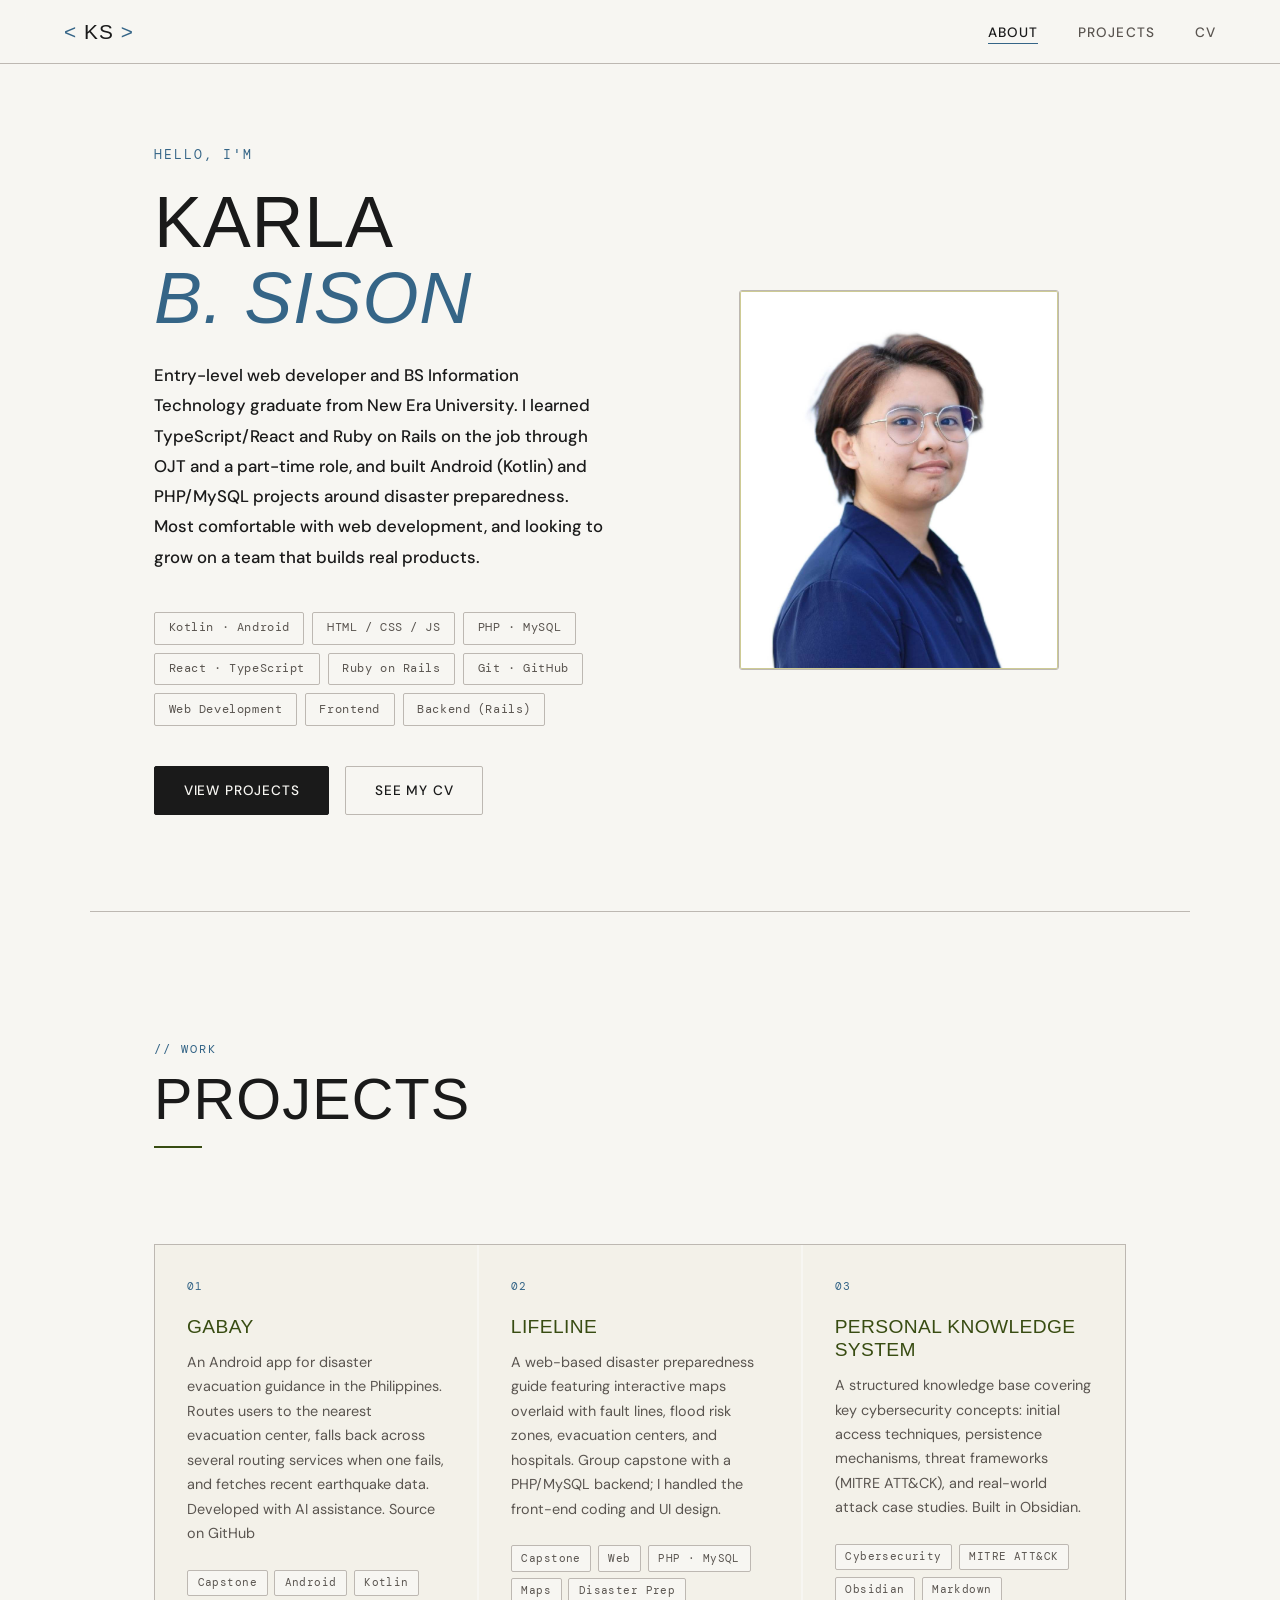
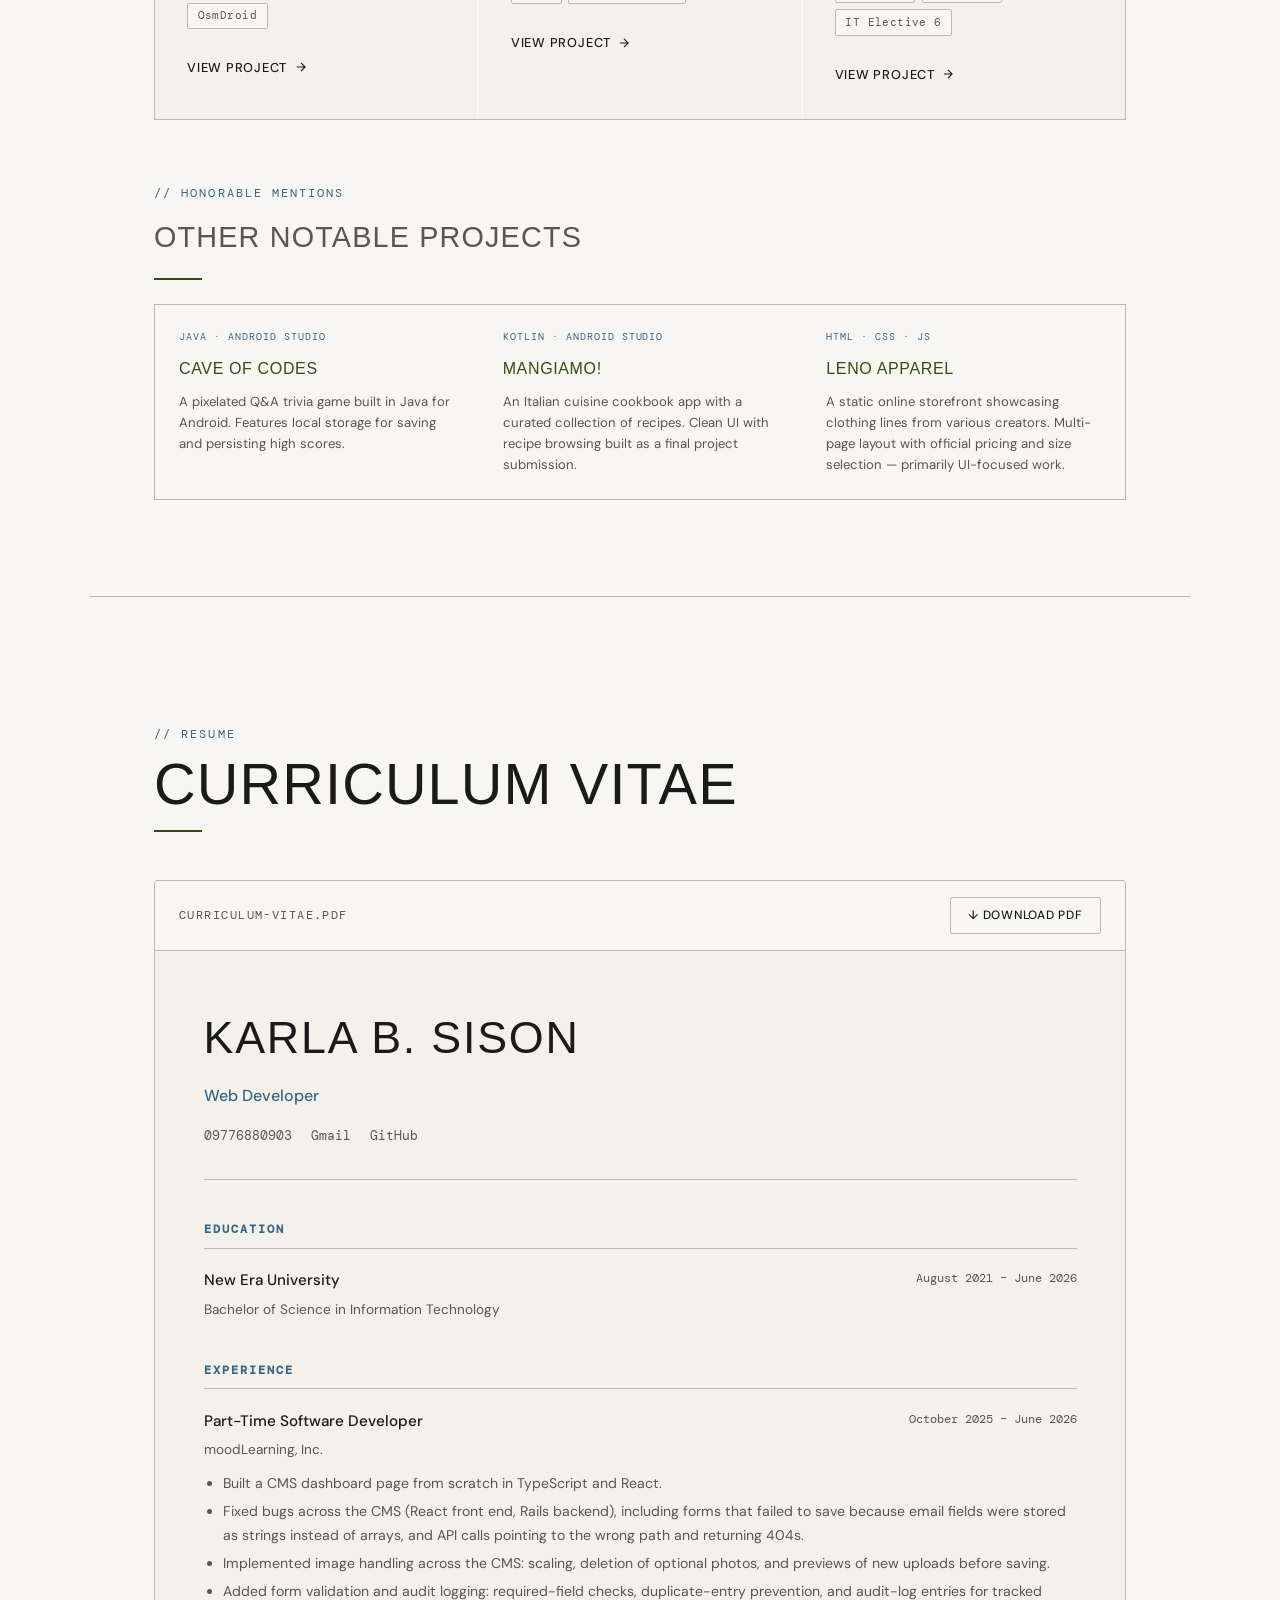
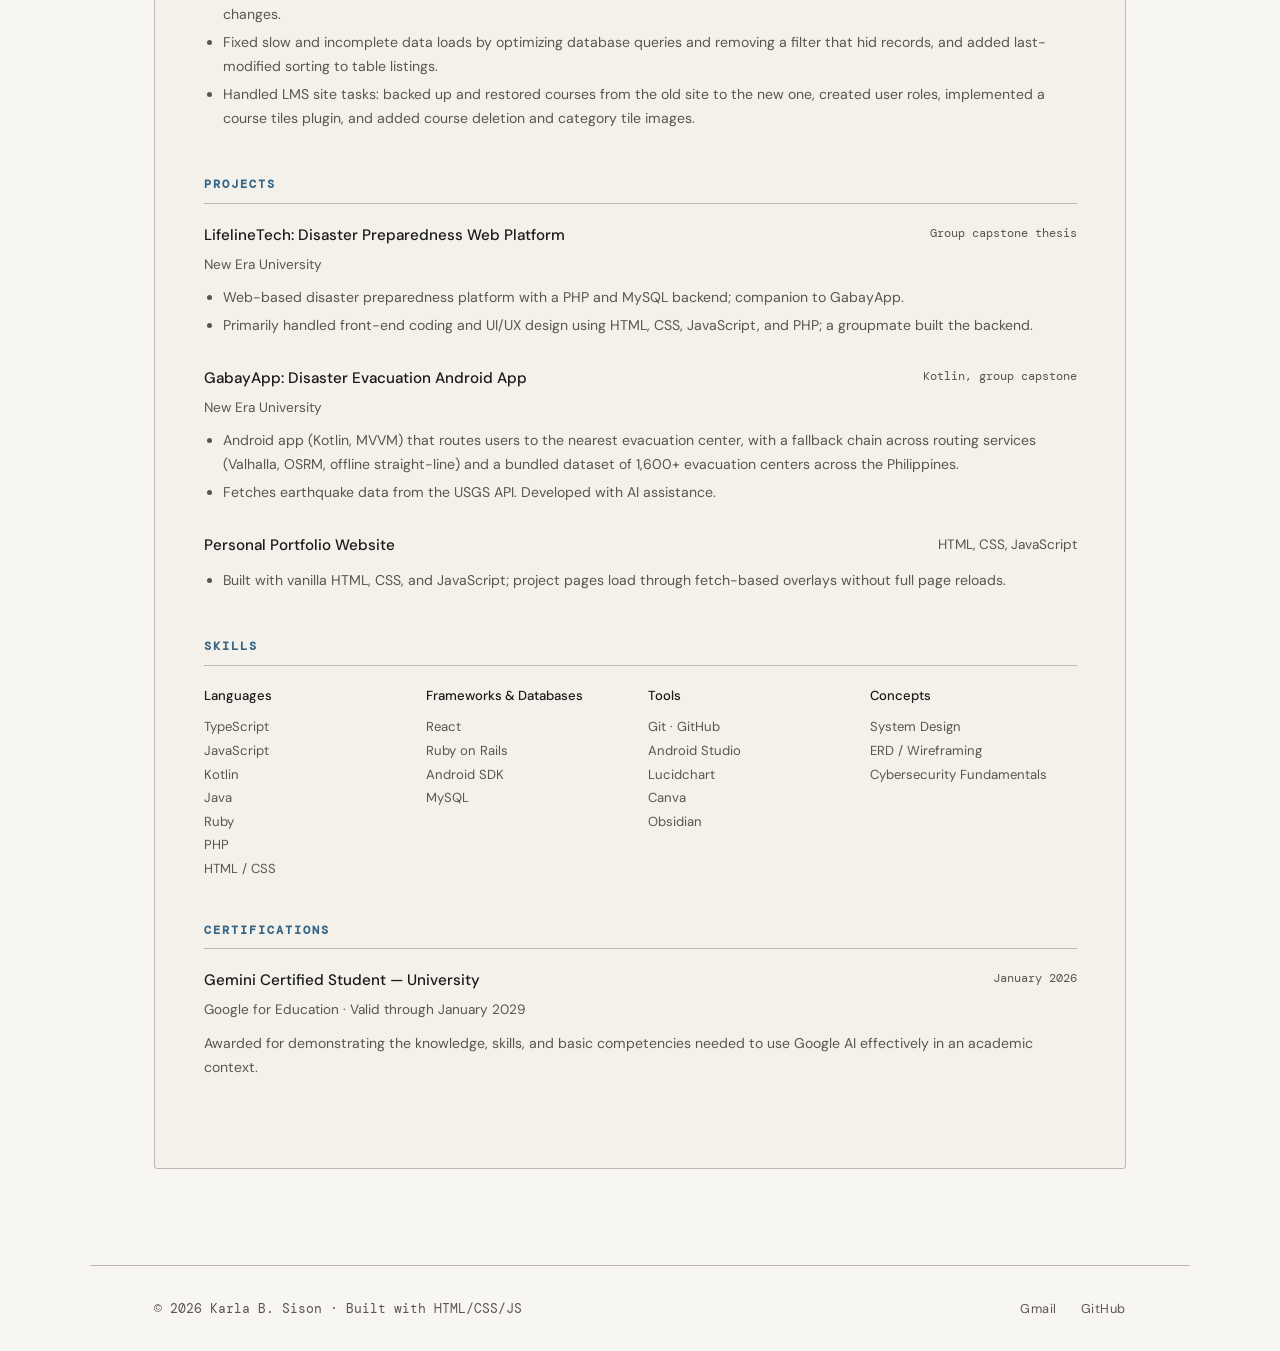
<file: index.html>
<!DOCTYPE html>
<html lang="en">
<head>
  <meta charset="UTF-8">
  <meta name="viewport" content="width=device-width, initial-scale=1.0">

  <title>Karla B. Sison — Portfolio</title>
  <meta name="description" content="Portfolio of Karla B. Sison — BS Information Technology graduate at New Era University.">

  <link rel="stylesheet" href="css/style.css">
  <link rel="stylesheet" href="css/project-page.css">
  <link rel="icon" type="image/svg+xml" href="data:image/svg+xml,<svg xmlns='http://www.w3.org/2000/svg' viewBox='0 0 100 100'><text y='.9em' font-size='90'>🛡</text></svg>">
</head>
<body>

  <nav>
    <a href="#about" class="nav-logo">
      <span>< </span>KS<span> ></span>
    </a>

    <button class="nav-toggle" aria-label="Toggle menu">
      <span></span><span></span><span></span>
    </button>

    <ul class="nav-links">
      <li><a href="#about">About</a></li>
      <li><a href="#projects">Projects</a></li>
      <li><a href="#cv">CV</a></li>
    </ul>
  </nav>

  <!-- ==================== PROJECT OVERLAY ==================== -->
  <div id="project-overlay" class="project-overlay" aria-hidden="true">
    <div class="overlay-header">
      <button class="overlay-close" id="overlay-close" aria-label="Close project">
        <svg width="18" height="18" viewBox="0 0 24 24" fill="none" stroke="currentColor" stroke-width="2"><path d="M18 6L6 18M6 6l12 12"/></svg>
        <span>Close</span>
      </button>
    </div>
    <div class="overlay-content" id="overlay-content">
      <div class="overlay-loading">
        <span class="loading-dot"></span>
        <span class="loading-dot"></span>
        <span class="loading-dot"></span>
      </div>
    </div>
  </div>
  <div id="overlay-backdrop" class="overlay-backdrop"></div>

  <!-- ==================== ABOUT ==================== -->
  <section id="about">
    <div class="about-grid">

      <div class="about-text">
        <p class="greeting">Hello, I'm</p>

        <h1>
          Karla<br><em>B. Sison</em>
        </h1>

        <p class="bio">
          <strong>Entry-level web developer and BS Information Technology graduate from New Era University.
          I learned TypeScript/React and Ruby on Rails on the job through OJT and a part-time role, and built
          Android (Kotlin) and PHP/MySQL projects around disaster preparedness. Most comfortable with web
          development, and looking to grow on a team that builds real products.</strong>
        </p>

        <div class="about-tags">
          <span class="tag">Kotlin · Android</span>
          <span class="tag">HTML / CSS / JS</span>
          <span class="tag">PHP · MySQL</span>
          <span class="tag">React · TypeScript</span>
          <span class="tag">Ruby on Rails</span>
          <span class="tag">Git · GitHub</span>
          <span class="tag">Web Development</span>
          <span class="tag">Frontend</span>
          <span class="tag">Backend (Rails)</span>
        </div>

        <div class="about-cta">
          <a href="#projects" class="btn btn-primary">View Projects</a>
          <a href="#cv" class="btn btn-outline">See My CV</a>
        </div>
      </div>

      <div class="about-visual">
        <div class="about-photo-frame">
          <img src="assets/pfp.jpg" alt="Karla Sison" class="frame-accent">
        </div>
      </div>

    </div>
  </section>

  <!-- ==================== PROJECTS ==================== -->
  <section id="projects">

    <div class="projects-header reveal">
      <div>
        <p class="section-label">// work</p>
        <h2 class="section-title">Projects</h2>
        <div class="section-divider"></div>
      </div>
    </div>

    <div class="projects-grid">

      <div class="project-card reveal">
        <p class="project-number">01</p>
        <h3 class="project-title">Gabay</h3>
        <p class="project-desc">
          An Android app for disaster evacuation guidance in the Philippines. Routes users to the nearest
          evacuation center, falls back across several routing services when one fails, and fetches recent
          earthquake data. Developed with AI assistance.
          <a href="https://github.com/floppy-cheese/GabayApp" target="_blank" rel="noopener">Source on GitHub</a>
        </p>
        <div class="project-tags">
          <span class="project-tag">Capstone</span>
          <span class="project-tag">Android</span>
          <span class="project-tag">Kotlin</span>
          <span class="project-tag">OsmDroid</span>
        </div>
        <button class="project-link" data-project="gabay.html">
          View Project
          <svg width="14" height="14" viewBox="0 0 24 24" fill="none" stroke="currentColor" stroke-width="2"><path d="M5 12h14M12 5l7 7-7 7"/></svg>
        </button>
      </div>

      <div class="project-card reveal">
        <p class="project-number">02</p>
        <h3 class="project-title">LifeLine</h3>
        <p class="project-desc">
          A web-based disaster preparedness guide featuring interactive maps overlaid with fault lines, flood risk
          zones, evacuation centers, and hospitals. Group capstone with a PHP/MySQL backend; I handled the
          front-end coding and UI design.
        </p>
        <div class="project-tags">
          <span class="project-tag">Capstone</span>
          <span class="project-tag">Web</span>
          <span class="project-tag">PHP · MySQL</span>
          <span class="project-tag">Maps</span>
          <span class="project-tag">Disaster Prep</span>
        </div>

        <button class="project-link" data-project="lifeline.html">
          View Project
          <svg width="14" height="14" viewBox="0 0 24 24" fill="none" stroke="currentColor" stroke-width="2"><path d="M5 12h14M12 5l7 7-7 7"/></svg>
        </button>
      </div>

      <div class="project-card reveal">
        <p class="project-number">03</p>
        <h3 class="project-title">Personal Knowledge System</h3>
        <p class="project-desc">
          A structured knowledge base covering key cybersecurity concepts: initial access techniques, 
          persistence mechanisms, threat frameworks (MITRE ATT&CK), and real-world attack case studies. 
          Built in Obsidian.
        </p>
        <div class="project-tags">
          <span class="project-tag">Cybersecurity</span>
          <span class="project-tag">MITRE ATT&CK</span>
          <span class="project-tag">Obsidian</span>
          <span class="project-tag">Markdown</span>
          <span class="project-tag">IT Elective 6</span>
        </div>
        <button class="project-link" data-project="pks.html">
          View Project
          <svg width="14" height="14" viewBox="0 0 24 24" fill="none" stroke="currentColor" stroke-width="2"><path d="M5 12h14M12 5l7 7-7 7"/></svg>
        </button>
      </div>

    </div>

    <!-- Other Notable Projects -->
    <div class="notable-header reveal">
      <p class="section-label" style="margin-top: 4rem;">// honorable mentions</p>
      <h3 class="notable-title">Other Notable Projects</h3>
      <div class="section-divider" style="margin-bottom: 1.5rem;"></div>
    </div>

    <div class="notable-grid">

      <div class="notable-card reveal">
        <span class="notable-tag">Java · Android Studio</span>
        <h4 class="notable-name">Cave of Codes</h4>
        <p class="notable-desc">A pixelated Q&A trivia game built in Java for Android. Features local storage for saving and persisting high scores.</p>
      </div>

      <div class="notable-card reveal">
        <span class="notable-tag">Kotlin · Android Studio</span>
        <h4 class="notable-name">Mangiamo!</h4>
        <p class="notable-desc">An Italian cuisine cookbook app with a curated collection of recipes. Clean UI with recipe browsing built as a final project submission.</p>
      </div>

      <div class="notable-card reveal">
        <span class="notable-tag">HTML · CSS · JS</span>
        <h4 class="notable-name">Leno Apparel</h4>
        <p class="notable-desc">A static online storefront showcasing clothing lines from various creators. Multi-page layout with official pricing and size selection — primarily UI-focused work.</p>
      </div>

    </div>
  </section>


  <!-- ==================== CV ==================== -->
  <section id="cv">

    <div class="reveal">
      <p class="section-label">// resume</p>
      <h2 class="section-title">Curriculum Vitae</h2>
      <div class="section-divider"></div>
    </div>

    <div class="cv-container reveal">

      <div class="cv-toolbar">
        <span class="cv-toolbar-label">curriculum-vitae.pdf</span>
        <a href="assets/resume_2026.pdf" download class="btn btn-outline" style="padding: 0.45rem 1.1rem; font-size: 0.75rem;">
          ↓ Download PDF
        </a>
      </div> 

      <div class="cv-body">

        <div class="cv-header">
          <h2 class="cv-name">Karla B. Sison</h2>
          <p class="cv-title">Web Developer</p>
          <div class="cv-contact-line">
            <p>09776880903</p>
            <a href="mailto:sisonkarlab@gmail.com">Gmail</a>
            <a href="https://github.com/floppy-cheese">GitHub</a>
          </div>
        </div>

        <div class="cv-section">
          <h3 class="cv-section-heading">Education</h3>
          <div class="cv-entry">
            <span class="cv-entry-title">New Era University</span>
            <span class="cv-entry-date">August 2021 – June 2026</span>
            <span class="cv-entry-sub">Bachelor of Science in Information Technology</span>
          </div>
        </div>

        <div class="cv-section">
          <h3 class="cv-section-heading">Experience</h3>

          <div class="cv-entry">
            <span class="cv-entry-title">Part-Time Software Developer</span>
            <span class="cv-entry-date">October 2025 – June 2026</span>
            <span class="cv-entry-sub">moodLearning, Inc.</span>
            <div class="cv-entry-desc">
              <ul>
                <li>Built a CMS dashboard page from scratch in TypeScript and React.</li>
                <li>Fixed bugs across the CMS (React front end, Rails backend), including forms that failed to save because email fields were stored as strings instead of arrays, and API calls pointing to the wrong path and returning 404s.</li>
                <li>Implemented image handling across the CMS: scaling, deletion of optional photos, and previews of new uploads before saving.</li>
                <li>Added form validation and audit logging: required-field checks, duplicate-entry prevention, and audit-log entries for tracked changes.</li>
                <li>Fixed slow and incomplete data loads by optimizing database queries and removing a filter that hid records, and added last-modified sorting to table listings.</li>
                <li>Handled LMS site tasks: backed up and restored courses from the old site to the new one, created user roles, implemented a course tiles plugin, and added course deletion and category tile images.</li>
              </ul>
            </div>
          </div>
        </div>

        <div class="cv-section">
          <h3 class="cv-section-heading">Projects</h3>

          <div class="cv-entry">
            <span class="cv-entry-title">LifelineTech: Disaster Preparedness Web Platform</span>
            <span class="cv-entry-date">Group capstone thesis</span>
            <span class="cv-entry-sub">New Era University</span>
            <div class="cv-entry-desc">
              <ul>
                <li>Web-based disaster preparedness platform with a PHP and MySQL backend; companion to GabayApp.</li>
                <li>Primarily handled front-end coding and UI/UX design using HTML, CSS, JavaScript, and PHP; a groupmate built the backend.</li>
              </ul>
            </div>
          </div>

          <div class="cv-entry">
            <span class="cv-entry-title">GabayApp: Disaster Evacuation Android App</span>
            <span class="cv-entry-date">Kotlin, group capstone</span>
            <span class="cv-entry-sub">New Era University</span>
            <div class="cv-entry-desc">
              <ul>
                <li>Android app (Kotlin, MVVM) that routes users to the nearest evacuation center, with a fallback chain across routing services (Valhalla, OSRM, offline straight-line) and a bundled dataset of 1,600+ evacuation centers across the Philippines.</li>
                <li>Fetches earthquake data from the USGS API. Developed with AI assistance.</li>
              </ul>
            </div>
          </div>

          <div class="cv-entry">
            <span class="cv-entry-title">Personal Portfolio Website</span>
            <span class="cv-entry-sub">HTML, CSS, JavaScript</span>
            <div class="cv-entry-desc">
              <ul>
                <li>Built with vanilla HTML, CSS, and JavaScript; project pages load through fetch-based overlays without full page reloads.</li>
              </ul>
            </div>
          </div>
        </div>

        <div class="cv-section">
          <h3 class="cv-section-heading">Skills</h3>
          <div class="cv-skills-grid">
            <div class="cv-skill-group">
              <h4>Languages</h4>
              <p class="cv-skill-list">TypeScript<br>JavaScript<br>Kotlin<br>Java<br>Ruby<br>PHP<br>HTML / CSS</p>
            </div>
            <div class="cv-skill-group">
              <h4>Frameworks & Databases</h4>
              <p class="cv-skill-list">React<br>Ruby on Rails<br>Android SDK<br>MySQL</p>
            </div>
            <div class="cv-skill-group">
              <h4>Tools</h4>
              <p class="cv-skill-list">Git · GitHub<br>Android Studio<br>Lucidchart<br>Canva<br>Obsidian</p>
            </div>
            <div class="cv-skill-group">
              <h4>Concepts</h4>
              <p class="cv-skill-list">System Design<br>ERD / Wireframing<br>Cybersecurity Fundamentals</p>
            </div>
          </div>
        </div>

        <div class="cv-section">
          <h3 class="cv-section-heading">Certifications</h3>
          <div class="cv-entry">
            <span class="cv-entry-title">Gemini Certified Student — University</span>
            <span class="cv-entry-date">January 2026</span>
            <span class="cv-entry-sub">Google for Education · Valid through January 2029</span>
            <div class="cv-entry-desc">
              Awarded for demonstrating the knowledge, skills, and basic competencies needed to use Google AI effectively in an academic context.
            </div>
          </div>
        </div>

      </div><!-- /cv-body -->
    </div><!-- /cv-container -->

  </section>


  <footer>
    <span class="footer-left">© 2026 Karla B. Sison · Built with HTML/CSS/JS</span>
    <div class="footer-links">
      <a href="mailto:sisonkarlab@gmail.com">Gmail</a>
      <a href="https://github.com/floppy-cheese">GitHub</a>
    </div>
  </footer>


  <script src="js/main.js"></script>
</body>
</html>
</file>
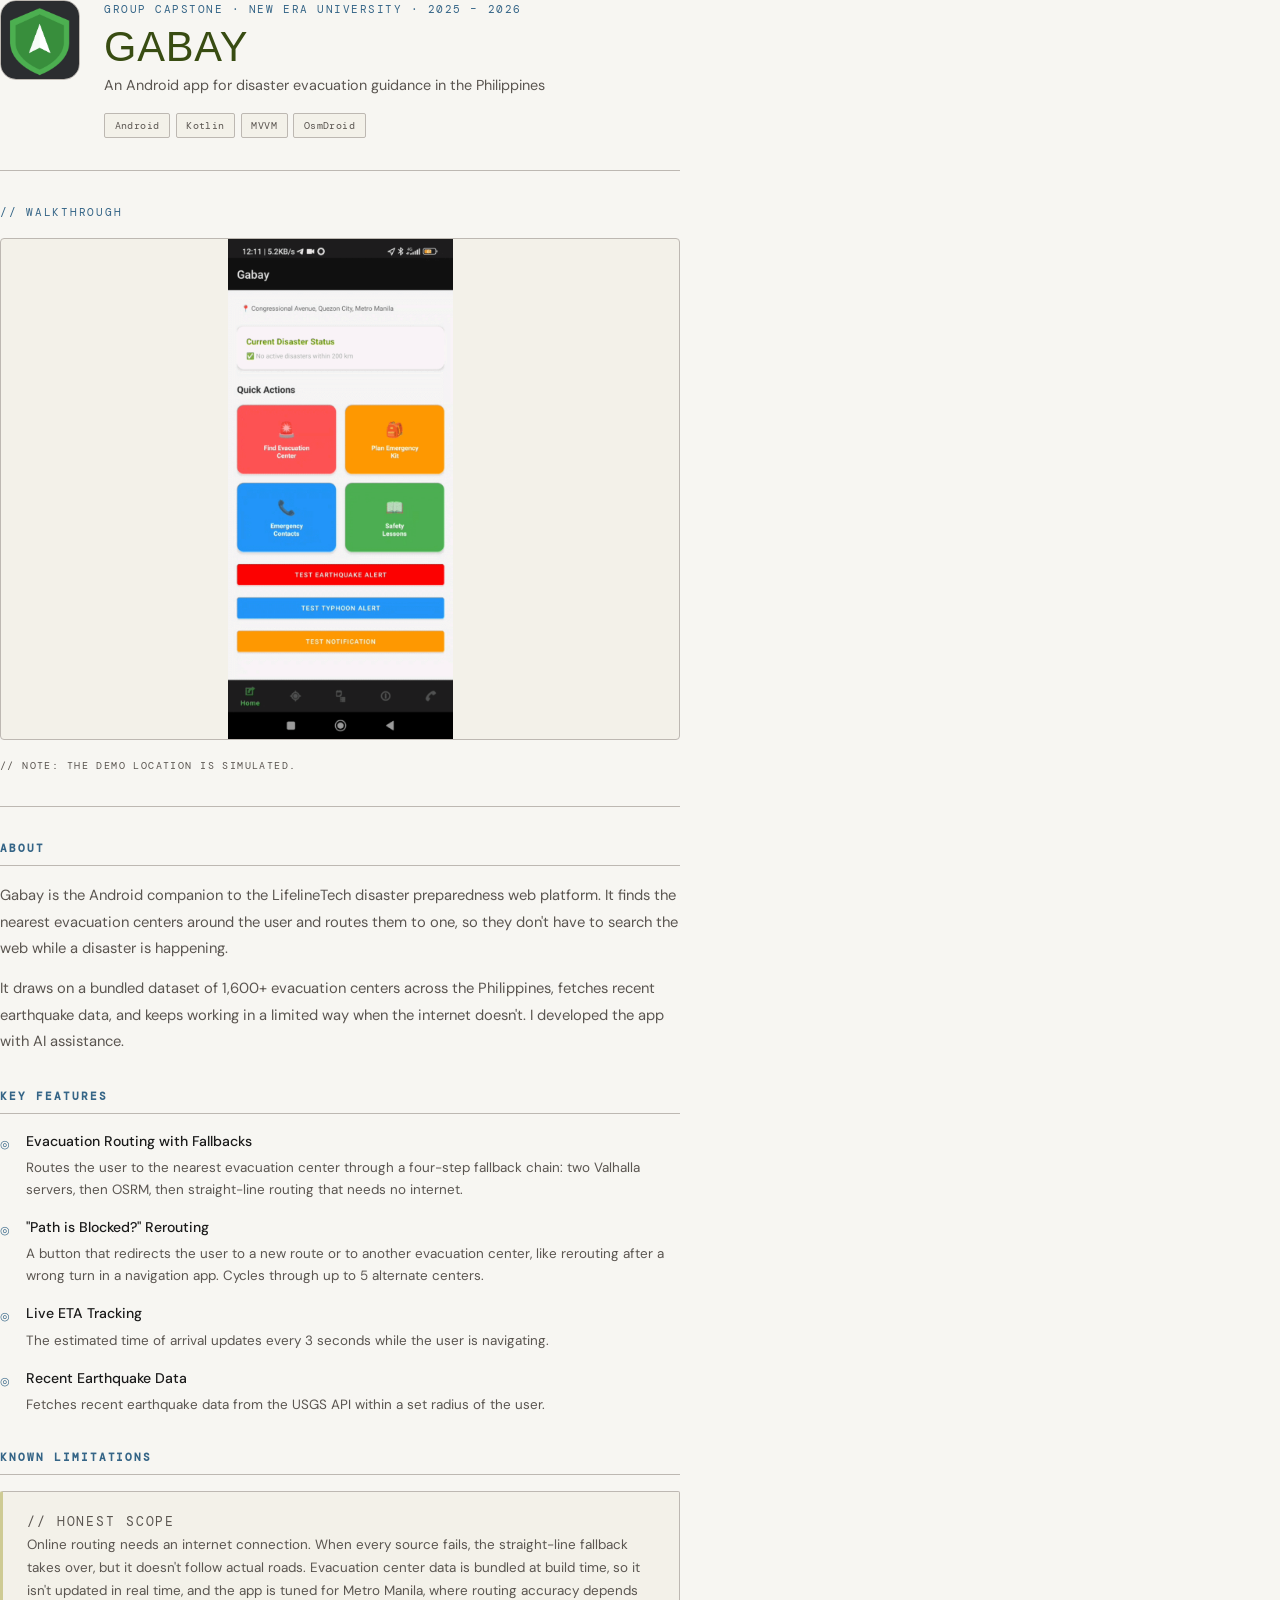
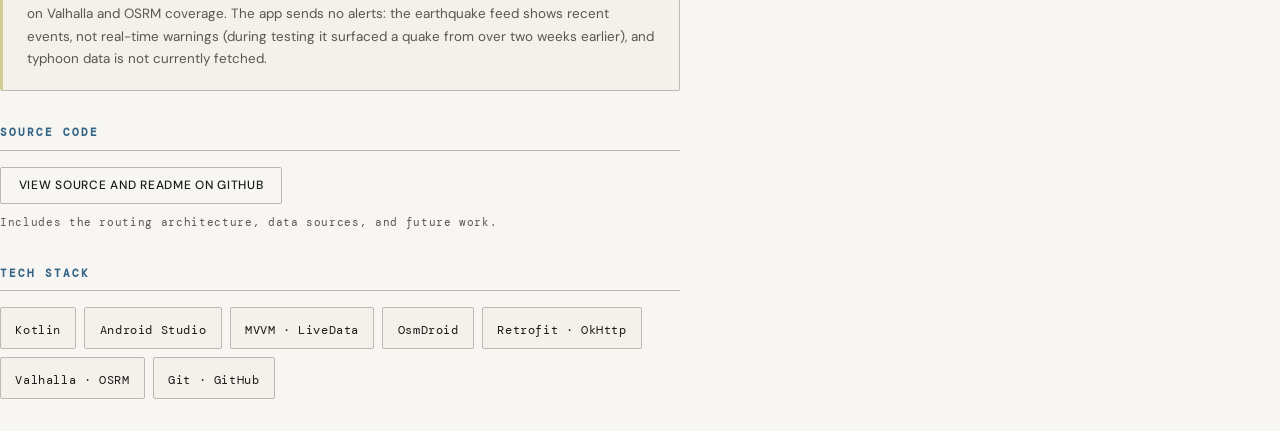
<file: gabay.html>
<!DOCTYPE html>
<html lang="en">
<head>
  <meta charset="UTF-8">
  <title>GabayApp — Karla B. Sison</title>
  <link rel="stylesheet" href="css/style.css">
  <link rel="stylesheet" href="css/project-page.css">
</head>
<body>
<main class="project-page">

  <div class="pp-hero">
    <div class="pp-logo-wrap">
      <img src="assets/gabay_logo.png" alt="Gabay logo">
    </div>
    <div class="pp-hero-text">
      <p class="pp-label">Group Capstone · New Era University · 2025 – 2026</p>
      <h1 class="pp-title">Gabay</h1>
      <p class="pp-subtitle">An Android app for disaster evacuation guidance in the Philippines</p>
      <div class="pp-tags">
        <span class="pp-tag">Android</span>
        <span class="pp-tag">Kotlin</span>
        <span class="pp-tag">MVVM</span>
        <span class="pp-tag">OsmDroid</span>
      </div>
    </div>
  </div>

  <div class="pp-divider"></div>

  <div class="pp-media">
    <p class="pp-media-label">// walkthrough</p>
    <div class="pp-video-wrap">
        <center><img src="assets/gabay_demo.gif" height="500px" alt="Gabay walkthrough"></center>
    </div>
  </div>
    <p class="pp-callout-label">
        <br>// Note: the demo location is simulated.
    </p>
  <div class="pp-divider"></div>

  <!-- ABOUT -->
  <div class="pp-section">
    <h2 class="pp-section-heading">About</h2>
    <p class="pp-body">
      Gabay is the Android companion to the LifelineTech disaster preparedness web platform. It finds the
      nearest evacuation centers around the user and routes them to one, so they don't have to search the
      web while a disaster is happening.
    </p>
    <p class="pp-body">
      It draws on a bundled dataset of 1,600+ evacuation centers across the
      Philippines, fetches recent earthquake data, and keeps working in a limited way when the
      internet doesn't. I developed the app with AI assistance.
    </p>
  </div>

  <!-- KEY FEATURES -->
  <div class="pp-section">
    <h2 class="pp-section-heading">Key Features</h2>
    <ul class="pp-feature-list">
      <li>
        <span class="pp-feature-icon">◎</span>
        <div>
          <strong>Evacuation Routing with Fallbacks</strong>
          <p>Routes the user to the nearest evacuation center through a four-step fallback chain: two Valhalla servers, then OSRM, then straight-line routing that needs no internet.</p>
        </div>
      </li>
      <li>
        <span class="pp-feature-icon">◎</span>
        <div>
          <strong>"Path is Blocked?" Rerouting</strong>
          <p>A button that redirects the user to a new route or to another evacuation center, like rerouting after a wrong turn in a navigation app. Cycles through up to 5 alternate centers.</p>
        </div>
      </li>
      <li>
        <span class="pp-feature-icon">◎</span>
        <div>
          <strong>Live ETA Tracking</strong>
          <p>The estimated time of arrival updates every 3 seconds while the user is navigating.</p>
        </div>
      </li>
      <li>
        <span class="pp-feature-icon">◎</span>
        <div>
          <strong>Recent Earthquake Data</strong>
          <p>Fetches recent earthquake data from the USGS API within a set radius of the user.</p>
        </div>
      </li>
    </ul>
  </div>

  <!-- LIMITATIONS -->
  <div class="pp-section">
    <h2 class="pp-section-heading">Known Limitations</h2>
    <div class="pp-callout">
      <p class="pp-callout-label">// honest scope</p>
      <p>
        Online routing needs an internet connection. When every source fails, the straight-line fallback
        takes over, but it doesn't follow actual roads. Evacuation center data is bundled at build time,
        so it isn't updated in real time, and the app is tuned for Metro Manila, where routing accuracy
        depends on Valhalla and OSRM coverage. The app sends no alerts: the earthquake feed shows recent
        events, not real-time warnings (during testing it surfaced a quake from over two weeks earlier),
        and typhoon data is not currently fetched.
      </p>
    </div>
  </div>

  <!-- SOURCE -->
  <div class="pp-section">
    <h2 class="pp-section-heading">Source Code</h2>
    <div class="pp-download-row">
      <a href="https://github.com/floppy-cheese/GabayApp" target="_blank" rel="noopener" class="pp-download-btn">
        View source and README on GitHub
      </a>
      <p class="pp-download-note">Includes the routing architecture, data sources, and future work.</p>
    </div>
  </div>

  <!-- STACK -->
  <div class="pp-section">
    <h2 class="pp-section-heading">Tech Stack</h2>
    <div class="pp-stack-grid">
      <div class="pp-stack-item"><span>Kotlin</span></div>
      <div class="pp-stack-item"><span>Android Studio</span></div>
      <div class="pp-stack-item"><span>MVVM · LiveData</span></div>
      <div class="pp-stack-item"><span>OsmDroid</span></div>
      <div class="pp-stack-item"><span>Retrofit · OkHttp</span></div>
      <div class="pp-stack-item"><span>Valhalla · OSRM</span></div>
      <div class="pp-stack-item"><span>Git · GitHub</span></div>
    </div>
  </div>

</main>
</body>
</html>
</file>
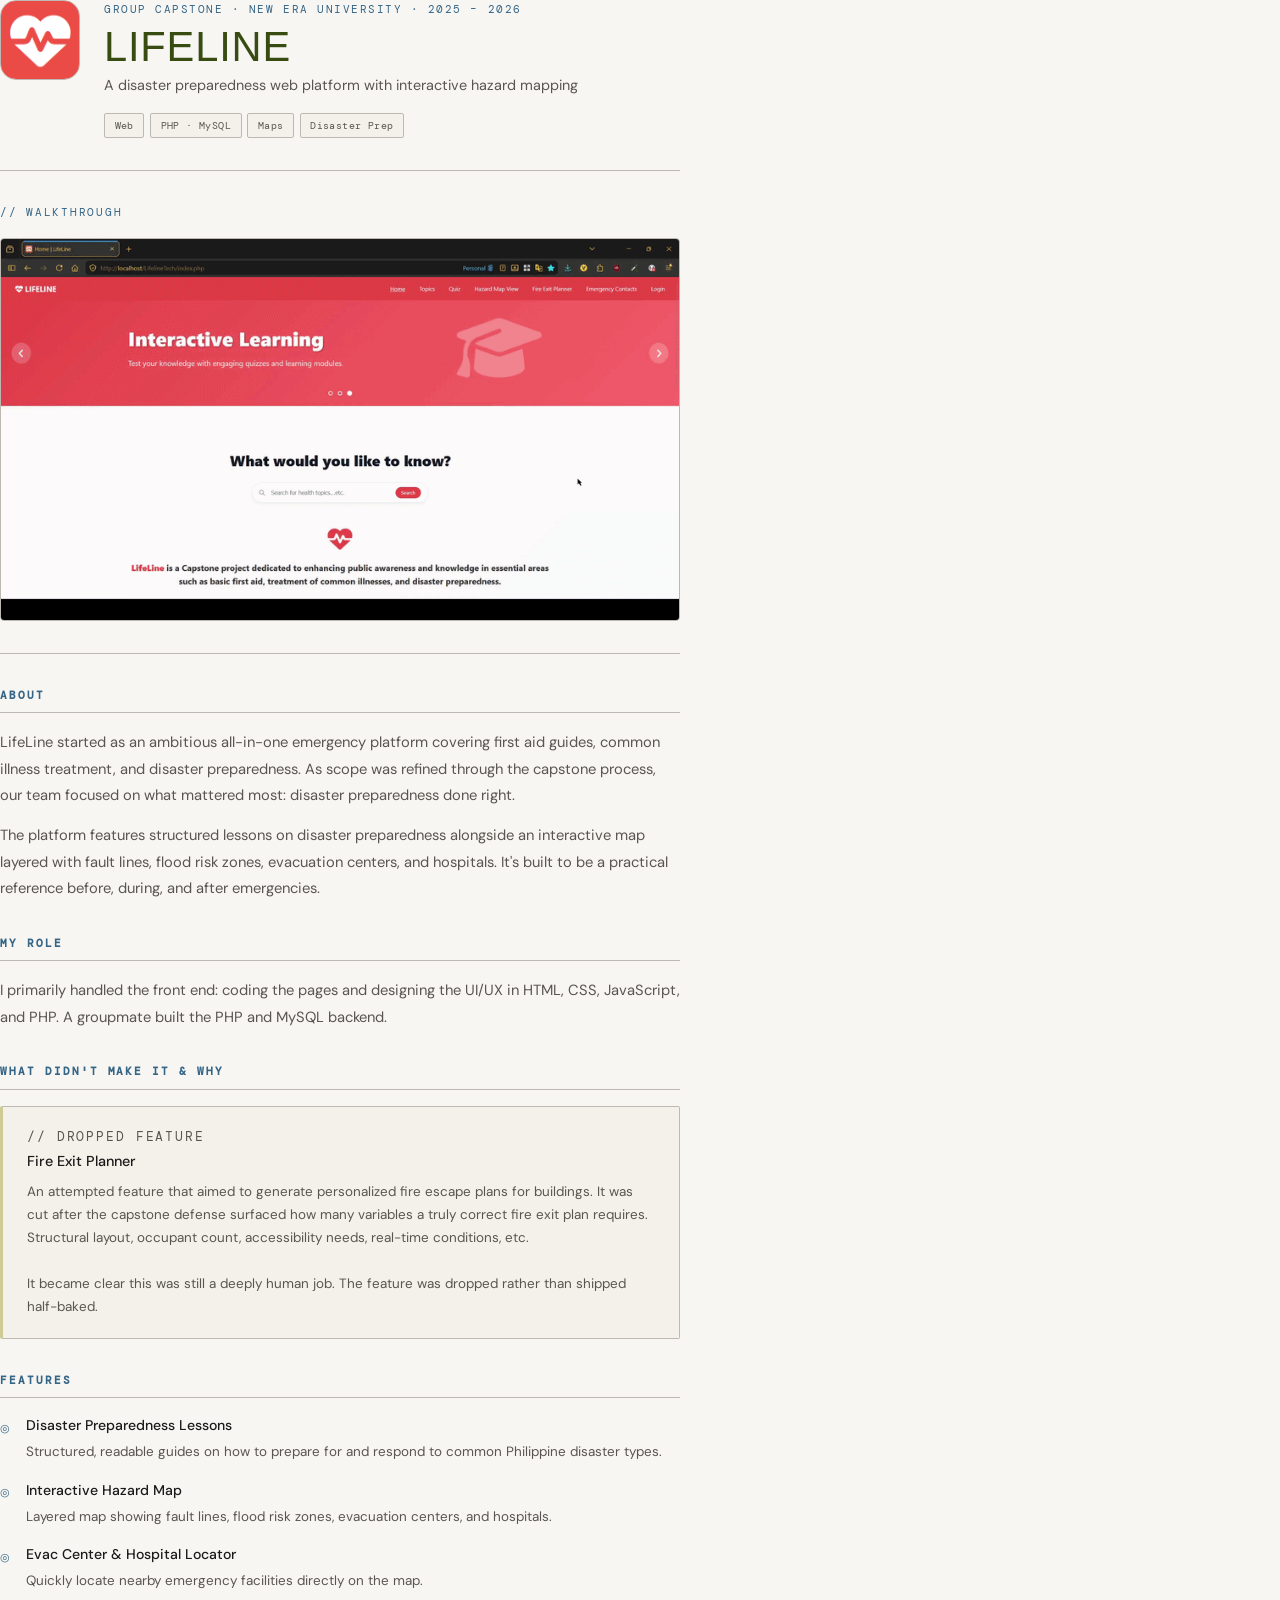
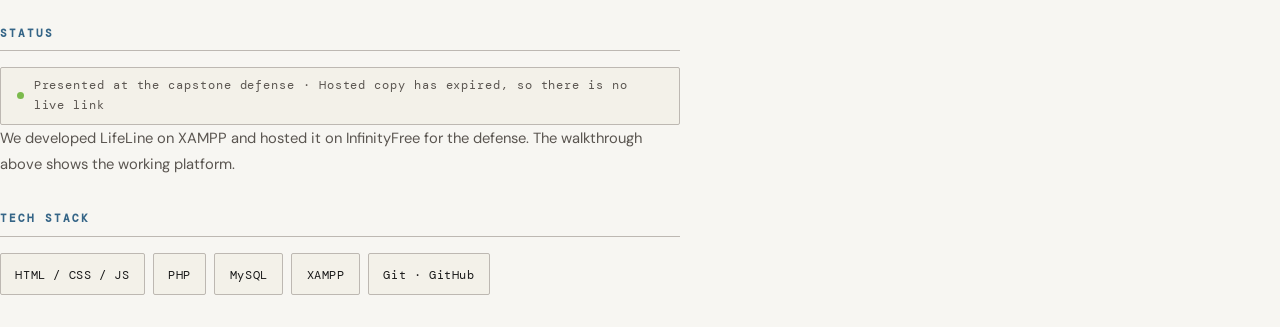
<file: lifeline.html>
<!DOCTYPE html>
<html lang="en">
<head>
  <meta charset="UTF-8">
  <title>LifeLine — Karla B. Sison</title>
  <link rel="stylesheet" href="css/style.css">
  <link rel="stylesheet" href="css/project-page.css">
</head>
<body>
<main class="project-page">

  <div class="pp-hero">
    <div class="pp-logo-wrap">
      <img src="assets/lifeline_logo.png" alt="LifeLine logo">
    </div>
    <div class="pp-hero-text">
      <p class="pp-label">Group Capstone · New Era University · 2025 – 2026</p>
      <h1 class="pp-title">LifeLine</h1>
      <p class="pp-subtitle">A disaster preparedness web platform with interactive hazard mapping</p>
      <div class="pp-tags">
        <span class="pp-tag">Web</span>
        <span class="pp-tag">PHP · MySQL</span>
        <span class="pp-tag">Maps</span>
        <span class="pp-tag">Disaster Prep</span>
      </div>
    </div>
  </div>

  <div class="pp-divider"></div>

  <!-- VIDEO / MEDIA SECTION -->
  <div class="pp-media">
    <p class="pp-media-label">// walkthrough</p>
    <div class="pp-video-wrap">
      <img src="assets/lifeline_demo.gif" alt="LifeLine walkthrough">
    </div>
  </div>

  <div class="pp-divider"></div>

  <!-- ABOUT -->
  <div class="pp-section">
    <h2 class="pp-section-heading">About</h2>
    <p class="pp-body">
      LifeLine started as an ambitious all-in-one emergency platform covering first aid guides, common illness 
      treatment, and disaster preparedness. As scope was refined through the capstone process, our team focused 
      on what mattered most: disaster preparedness done right.
    </p>
    <p class="pp-body">
      The platform features structured lessons on disaster preparedness alongside an interactive map layered with 
      fault lines, flood risk zones, evacuation centers, and hospitals. It's built to be a practical reference 
      before, during, and after emergencies.
    </p>
  </div>

  <!-- MY ROLE -->
  <div class="pp-section">
    <h2 class="pp-section-heading">My Role</h2>
    <p class="pp-body">
      I primarily handled the front end: coding the pages and designing the UI/UX in HTML, CSS, JavaScript,
      and PHP. A groupmate built the PHP and MySQL backend.
    </p>
  </div>

  <!-- WHAT DIDN'T MAKE IT -->
  <div class="pp-section">
    <h2 class="pp-section-heading">What Didn't Make It & Why</h2>
    <div class="pp-callout">
      <p class="pp-callout-label">// dropped feature</p>
      <strong>Fire Exit Planner</strong>
      <p>
        An attempted feature that aimed to generate personalized fire escape plans for buildings. 
        It was cut after the capstone defense surfaced how many variables a truly correct fire exit plan 
        requires. Structural layout, occupant count, accessibility needs, real-time conditions, etc. <br><br>
        It became clear this was still a deeply human job. The feature was dropped rather than shipped half-baked.
      </p>
    </div>
  </div>

  <!-- KEY FEATURES -->
  <div class="pp-section">
    <h2 class="pp-section-heading">Features</h2>
    <ul class="pp-feature-list">
      <li>
        <span class="pp-feature-icon">◎</span>
        <div>
          <strong>Disaster Preparedness Lessons</strong>
          <p>Structured, readable guides on how to prepare for and respond to common Philippine disaster types.</p>
        </div>
      </li>
      <li>
        <span class="pp-feature-icon">◎</span>
        <div>
          <strong>Interactive Hazard Map</strong>
          <p>Layered map showing fault lines, flood risk zones, evacuation centers, and hospitals.</p>
        </div>
      </li>
      <li>
        <span class="pp-feature-icon">◎</span>
        <div>
          <strong>Evac Center & Hospital Locator</strong>
          <p>Quickly locate nearby emergency facilities directly on the map.</p>
        </div>
      </li>
    </ul>
  </div>

  <!-- STATUS -->
  <div class="pp-section">
    <h2 class="pp-section-heading">Status</h2>
    <div class="pp-status-badge">
      <span class="pp-status-dot"></span>
      Presented at the capstone defense · Hosted copy has expired, so there is no live link
    </div>
    <p class="pp-body">
      We developed LifeLine on XAMPP and hosted it on InfinityFree for the defense. The walkthrough above
      shows the working platform.
    </p>
  </div>

  <!-- STACK -->
  <div class="pp-section">
    <h2 class="pp-section-heading">Tech Stack</h2>
    <div class="pp-stack-grid">
      <div class="pp-stack-item"><span>HTML / CSS / JS</span></div>
      <div class="pp-stack-item"><span>PHP</span></div>
      <div class="pp-stack-item"><span>MySQL</span></div>
      <div class="pp-stack-item"><span>XAMPP</span></div>
      <div class="pp-stack-item"><span>Git · GitHub</span></div>
    </div>
  </div>

</main>
</body>
</html>
</file>
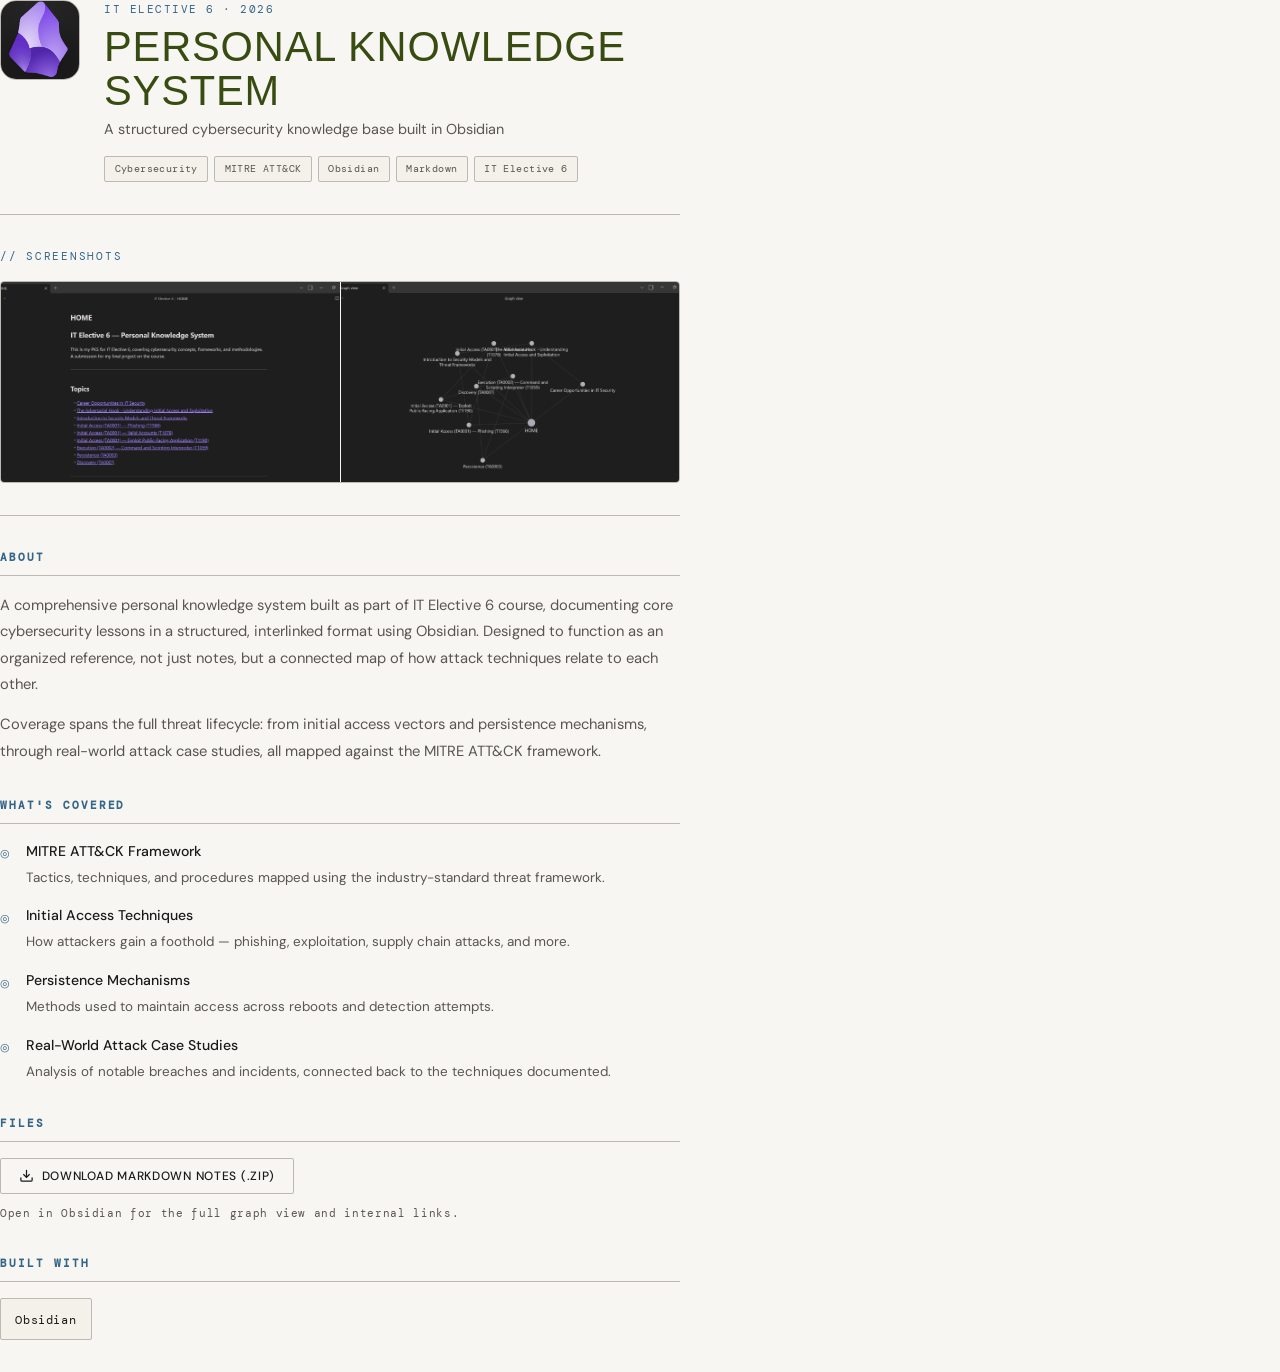
<file: pks.html>
<!DOCTYPE html>
<html lang="en">
<head>
  <meta charset="UTF-8">
  <title>PKS · Karla B. Sison</title>
  <link rel="stylesheet" href="css/style.css">
  <link rel="stylesheet" href="css/project-page.css">
</head>
<body>
<main class="project-page">

  <div class="pp-hero">
    <div class="pp-logo-wrap">
      <img src="assets/pks_logo.png" alt="Obsidian logo">
    </div>
    <div class="pp-hero-text">
      <p class="pp-label">IT Elective 6 · 2026</p>
      <h1 class="pp-title">Personal Knowledge System</h1>
      <p class="pp-subtitle">A structured cybersecurity knowledge base built in Obsidian</p>
      <div class="pp-tags">
        <span class="pp-tag">Cybersecurity</span>
        <span class="pp-tag">MITRE ATT&CK</span>
        <span class="pp-tag">Obsidian</span>
        <span class="pp-tag">Markdown</span>
        <span class="pp-tag">IT Elective 6</span>
      </div>
    </div>
  </div>

  <div class="pp-divider"></div>

  <div class="pp-media">
    <p class="pp-media-label">// screenshots</p>
    <div class="pp-image-grid">
      <img src="assets/pks_pic1.png" alt="PKS screenshot">
      <img src="assets/pks_pic2.png" alt="PKS screenshot">
    </div>
  </div>

  <div class="pp-divider"></div>

  <!-- ABOUT -->
  <div class="pp-section">
    <h2 class="pp-section-heading">About</h2>
    <p class="pp-body">
      A comprehensive personal knowledge system built as part of IT Elective 6 course, documenting core cybersecurity 
      lessons in a structured, interlinked format using Obsidian. Designed to function as an organized reference,
      not just notes, but a connected map of how attack techniques relate to each other.
    </p>
    <p class="pp-body">
      Coverage spans the full threat lifecycle: from initial access vectors and persistence mechanisms, through 
      real-world attack case studies, all mapped against the MITRE ATT&CK framework.
    </p>
  </div>

  <!-- WHAT'S COVERED -->
  <div class="pp-section">
    <h2 class="pp-section-heading">What's Covered</h2>
    <ul class="pp-feature-list">
      <li>
        <span class="pp-feature-icon">◎</span>
        <div>
          <strong>MITRE ATT&CK Framework</strong>
          <p>Tactics, techniques, and procedures mapped using the industry-standard threat framework.</p>
        </div>
      </li>
      <li>
        <span class="pp-feature-icon">◎</span>
        <div>
          <strong>Initial Access Techniques</strong>
          <p>How attackers gain a foothold — phishing, exploitation, supply chain attacks, and more.</p>
        </div>
      </li>
      <li>
        <span class="pp-feature-icon">◎</span>
        <div>
          <strong>Persistence Mechanisms</strong>
          <p>Methods used to maintain access across reboots and detection attempts.</p>
        </div>
      </li>
      <li>
        <span class="pp-feature-icon">◎</span>
        <div>
          <strong>Real-World Attack Case Studies</strong>
          <p>Analysis of notable breaches and incidents, connected back to the techniques documented.</p>
        </div>
      </li>
    </ul>
  </div>

  <!-- DOWNLOAD -->
  <div class="pp-section">
    <h2 class="pp-section-heading">Files</h2>
    <div class="pp-download-row">
      <a href="assets/Sison_Karla_PKS.zip" download class="pp-download-btn">
        <svg width="15" height="15" viewBox="0 0 24 24" fill="none" stroke="currentColor" stroke-width="2"><path d="M21 15v4a2 2 0 0 1-2 2H5a2 2 0 0 1-2-2v-4"/><polyline points="7 10 12 15 17 10"/><line x1="12" y1="15" x2="12" y2="3"/></svg>
        Download Markdown Notes (.zip)
      </a>
      <p class="pp-download-note">Open in Obsidian for the full graph view and internal links.</p>
    </div>
  </div>

  <!-- STACK -->
  <div class="pp-section">
    <h2 class="pp-section-heading">Built With</h2>
    <div class="pp-stack-grid">
      <div class="pp-stack-item"><span>Obsidian</span></div>
    </div>
  </div>

</main>
</body>
</html>
</file>
<file: css/style.css>
/* ============================================
   PORTFOLIO — STYLE.CSS
   Clean editorial minimalism with sharp type
   ============================================ */

@import url('https://fonts.googleapis.com/css2?family=DM+Sans:wght@300;400;500&family=DM+Mono:wght@400;500&display=swap');

/* ---- VARIABLES ---- */
:root {
  --bg:         #F7F6F2;
  --bg-card:    #f3f1e9;
  --text:       #1A1A1A;
  --muted:      #5A5550;
  --accent:     #1A1A1A;
  --accent-alt: #356587;
  --accent-tag: #384c12;
  --accent-yellow: #cecb94;
  --border:     #BDB8B2;
  --nav-h:      64px;

  --font-display: Impact, 'Arial Narrow', Arial, sans-serif;
  --font-body:    'DM Sans', sans-serif;
  --font-mono:    'DM Mono', monospace;
}

/* ---- RESET & BASE ---- */
*, *::before, *::after { box-sizing: border-box; margin: 0; padding: 0; }

html { scroll-behavior: smooth; font-size: 16px; }

body {
  font-family: var(--font-body);
  background: var(--bg);
  color: var(--text);
  line-height: 1.7;
  -webkit-font-smoothing: antialiased;
}

img { display: block; max-width: 100%; }
a { color: inherit; text-decoration: none; }
ul { list-style: none; }

/* ---- NAVIGATION ---- */
nav {
  position: fixed;
  top: 0; left: 0; right: 0;
  height: var(--nav-h);
  background: rgba(247, 246, 242, 0.92);
  backdrop-filter: blur(12px);
  -webkit-backdrop-filter: blur(12px);
  border-bottom: 1px solid var(--border);
  z-index: 100;
  display: flex;
  align-items: center;
  justify-content: space-between;
  padding: 0 clamp(1.5rem, 5vw, 4rem);
}

.nav-logo {
  font-family: var(--font-display);
  font-size: 1.3rem;
  font-weight: 400;
  letter-spacing: 0.05em;
  text-transform: uppercase;
}

.nav-logo span {
  color: var(--accent-alt);
}

.nav-links {
  display: flex;
  gap: 2.5rem;
  align-items: center;
}

.nav-links a {
  font-size: 0.85rem;
  font-weight: 500;
  letter-spacing: 0.08em;
  text-transform: uppercase;
  color: var(--muted);
  transition: color 0.2s;
  position: relative;
}

.nav-links a::after {
  content: '';
  position: absolute;
  bottom: -3px; left: 0;
  width: 0; height: 1px;
  background: var(--accent-alt);
  transition: width 0.25s ease;
}

.nav-links a:hover,
.nav-links a.active {
  color: var(--text);
}

.nav-links a:hover::after,
.nav-links a.active::after {
  width: 100%;
}

/* Hamburger */
.nav-toggle {
  display: none;
  flex-direction: column;
  gap: 5px;
  cursor: pointer;
  padding: 4px;
  background: none;
  border: none;
}
.nav-toggle span {
  display: block;
  width: 22px; height: 1.5px;
  background: var(--text);
  transition: all 0.3s;
}

/* ---- SECTIONS ---- */
section {
  min-height: 100vh;
  padding: calc(var(--nav-h) + 4rem) clamp(1.5rem, 5vw, 4rem) 6rem;
  max-width: 1100px;
  margin: 0 auto;
}

.section-label {
  font-family: var(--font-mono);
  font-size: 0.72rem;
  letter-spacing: 0.18em;
  text-transform: uppercase;
  color: var(--accent-alt);
  margin-bottom: 0.6rem;
}

.section-title {
  font-family: var(--font-display);
  font-size: clamp(2.2rem, 5vw, 3.6rem);
  font-weight: 400;
  line-height: 1.05;
  letter-spacing: 0.02em;
  text-transform: uppercase;
  margin-bottom: 1rem;
}

.section-divider {
  width: 48px; height: 2px;
  background: var(--accent-tag);
  margin-bottom: 3rem;
}

/* ---- HERO / ABOUT ---- */
#about {
  display: flex;
  flex-direction: column;
  justify-content: center;
  padding-top: calc(var(--nav-h) + 5rem);
  min-height: 100vh;
}

.about-grid {
  display: grid;
  grid-template-columns: 1fr 1fr;
  gap: 4rem;
  align-items: center;
}

.about-text .greeting {
  font-family: var(--font-mono);
  font-size: 0.8rem;
  letter-spacing: 0.15em;
  color: var(--accent-alt);
  text-transform: uppercase;
  margin-bottom: 1.2rem;
  opacity: 0;
  animation: fadeUp 0.6s ease 0.1s forwards;
}

.about-text h1 {
  font-family: var(--font-display);
  font-size: clamp(2.8rem, 6vw, 4.5rem);
  font-weight: 400;
  line-height: 1.05;
  letter-spacing: 0.01em;
  text-transform: uppercase;
  margin-bottom: 1.5rem;
  opacity: 0;
  animation: fadeUp 0.6s ease 0.25s forwards;
}

.about-text h1 em {
  font-style: italic;
  color: var(--accent-alt);
}

.about-text .bio {
  font-size: 1.05rem;
  color: var(--muted);
  max-width: 480px;
  line-height: 1.8;
  margin-bottom: 2.5rem;
  opacity: 0;
  animation: fadeUp 0.6s ease 0.4s forwards;
}

.about-text .bio strong {
  color: var(--text);
  font-weight: 500;
}

.about-tags {
  display: flex;
  flex-wrap: wrap;
  gap: 0.5rem;
  margin-bottom: 2.5rem;
  opacity: 0;
  animation: fadeUp 0.6s ease 0.55s forwards;
}

.tag {
  font-family: var(--font-mono);
  font-size: 0.72rem;
  padding: 0.35rem 0.85rem;
  border: 1px solid var(--border);
  border-radius: 2px;
  color: var(--muted);
  letter-spacing: 0.05em;
  transition: border-color 0.2s, color 0.2s;
}

.tag:hover {
  border-color: var(--accent-tag);
  color: var(--accent-tag);
}

.about-cta {
  display: flex;
  gap: 1rem;
  flex-wrap: wrap;
  opacity: 0;
  animation: fadeUp 0.6s ease 0.7s forwards;
}

.btn {
  display: inline-block;
  padding: 0.75rem 1.8rem;
  font-family: var(--font-body);
  font-size: 0.85rem;
  font-weight: 500;
  letter-spacing: 0.06em;
  text-transform: uppercase;
  cursor: pointer;
  transition: all 0.25s;
  border-radius: 2px;
}

.btn-primary {
  background: var(--text);
  color: var(--bg);
  border: 1.5px solid var(--text);
}

.btn-primary:hover {
  background: var(--accent-tag);
  border-color: var(--bg);
}

.btn-outline {
  background: transparent;
  color: var(--text);
  border: 1.5px solid var(--border);
}

.btn-outline:hover {
  border-color: var(--accent-yellow);
  color: var(--accent-tag);
}

/* About image side */
.about-visual {
  position: relative;
  display: flex;
  justify-content: center;
  align-items: center;
  opacity: 0;
  animation: fadeIn 0.8s ease 0.5s forwards;
}

.about-photo-frame {
  width: 320px;
  height: 380px;
  border: 1px solid var(--border);
  border-radius: 3px;
  overflow: hidden;
  position: relative;
  background: #E8E6E0;
}

.about-photo-frame::before {
  content: '';
  position: absolute;
  inset: 0;
  background: linear-gradient(135deg, #E8E6E0 0%, #D5D2C8 100%);
}

.about-photo-frame img {
  position: absolute;
  inset: 0;
  width: 100%;
  height: 100%;
  object-fit: cover;
  display: block;
}

.frame-accent {
  position: absolute;
  bottom: -12px; left: -12px;
  width: 80px; height: 80px;
  border: 1.5px solid var(--accent-yellow);
  border-radius: 2px;
  z-index: 1;
}

/* Stats strip */
.about-stats {
  display: flex;
  gap: 2.5rem;
  margin-top: 4rem;
  padding-top: 3rem;
  border-top: 1px solid var(--border);
  opacity: 0;
  animation: fadeUp 0.6s ease 0.85s forwards;
}

.stat-item {
  display: flex;
  flex-direction: column;
}

.stat-number {
  font-family: var(--font-display);
  font-size: 2rem;
  font-weight: 700;
  line-height: 1;
  letter-spacing: -0.04em;
}

.stat-number span { color: #cecb94; }

.stat-label {
  font-size: 0.78rem;
  color: var(--muted);
  margin-top: 0.25rem;
  letter-spacing: 0.04em;
}

/* ---- PROJECTS ---- */
#projects {
  border-top: 1px solid var(--border);
}

.projects-header {
  display: flex;
  justify-content: space-between;
  align-items: flex-end;
  margin-bottom: 3rem;
  flex-wrap: wrap;
  gap: 1rem;
}

.projects-grid {
  display: grid;
  grid-template-columns: repeat(auto-fill, minmax(320px, 1fr));
  gap: 1.5px;
  border: 1.5px solid var(--border);
}

.project-card {
  background: var(--bg-card);
  padding: 2rem;
  border: none;
  position: relative;
  transition: background 0.25s;
  cursor: default;
}

.project-card:hover {
  background: #cecb94;
}

.project-card::after {
  content: '';
  position: absolute;
  bottom: 0; left: 0; right: 0;
  height: 2px;
  background: var(--accent-alt);
  transform: scaleX(0);
  transform-origin: left;
  transition: transform 0.35s ease;
}

.project-card:hover::after {
  transform: scaleX(1);
}

.project-number {
  font-family: var(--font-mono);
  font-size: 0.7rem;
  color: var(--accent-alt);
  letter-spacing: 0.1em;
  margin-bottom: 1.2rem;
}

.project-title {
  font-family: var(--font-display);
  font-size: 1.2rem;
  font-weight: 400;
  letter-spacing: 0.02em;
  text-transform: uppercase;
  margin-bottom: 0.75rem;
  line-height: 1.2;
  color: var(--accent-tag);
}

.project-desc {
  font-size: 0.9rem;
  color: var(--muted);
  line-height: 1.7;
  margin-bottom: 1.5rem;
}

.project-tags {
  display: flex;
  flex-wrap: wrap;
  gap: 0.4rem;
  margin-bottom: 1.5rem;
}

.project-tag {
  font-family: var(--font-mono);
  font-size: 0.66rem;
  padding: 0.2rem 0.6rem;
  background: var(--bg);
  border: 1px solid var(--border);
  color: var(--muted);
  border-radius: 2px;
  letter-spacing: 0.04em;
}

.project-card:hover .project-tag {
  background: #dfdfdf;
  color: var(--accent-tag);
  border-color: var(--accent-tag);
}

.project-link {
  display: inline-flex;
  align-items: center;
  gap: 0.4rem;
  font-size: 0.8rem;
  font-weight: 500;
  letter-spacing: 0.06em;
  text-transform: uppercase;
  color: var(--text);
  transition: color 0.2s, gap 0.2s;
  background: none;
  border: none;
  cursor: pointer;
  padding: 0;
  font-family: var(--font-body);
}

.project-link:hover {
  color: var(--accent-alt);
  gap: 0.65rem;
}

/* ---- OTHER NOTABLE PROJECTS ---- */
.notable-header {
  margin-top: 4rem;
}

.notable-title {
  font-family: var(--font-display);
  font-size: clamp(1.2rem, 3vw, 1.8rem);
  font-weight: 400;
  letter-spacing: 0.04em;
  text-transform: uppercase;
  margin-bottom: 1rem;
  color: var(--muted);
}

.notable-grid {
  display: grid;
  grid-template-columns: repeat(auto-fill, minmax(280px, 1fr));
  gap: 1px;
  border: 1px solid var(--border);
  margin-top: 0;
}

.notable-card {
  background: var(--bg);
  padding: 1.5rem;
  position: relative;
  transition: background 0.2s;
}

.notable-card:hover {
  background: var(--bg-card);
}

.notable-tag {
  font-family: var(--font-mono);
  font-size: 0.62rem;
  letter-spacing: 0.1em;
  text-transform: uppercase;
  color: var(--accent-alt);
  display: block;
  margin-bottom: 0.6rem;
}

.notable-name {
  font-family: var(--font-display);
  font-size: 1rem;
  font-weight: 400;
  letter-spacing: 0.04em;
  text-transform: uppercase;
  color: var(--accent-tag);
  margin-bottom: 0.5rem;
}

.notable-desc {
  font-size: 0.82rem;
  color: var(--muted);
  line-height: 1.6;
}

/* ---- PROJECT OVERLAY ---- */
.project-overlay {
  position: fixed;
  top: 0; right: 0;
  width: min(780px, 100vw);
  height: 100vh;
  background: var(--bg);
  border-left: 1px solid var(--border);
  z-index: 500;
  overflow-y: auto;
  transform: translateX(100%);
  transition: transform 0.45s cubic-bezier(0.16, 1, 0.3, 1);
  display: flex;
  flex-direction: column;
}

.project-overlay.open {
  transform: translateX(0);
}

.overlay-backdrop {
  position: fixed;
  inset: 0;
  background: rgba(26, 26, 26, 0);
  z-index: 490;
  pointer-events: none;
  transition: background 0.45s ease;
}

.overlay-backdrop.active {
  background: rgba(26, 26, 26, 0.35);
  pointer-events: all;
}

.overlay-header {
  position: sticky;
  top: 0;
  background: rgba(247, 246, 242, 0.92);
  backdrop-filter: blur(12px);
  -webkit-backdrop-filter: blur(12px);
  border-bottom: 1px solid var(--border);
  padding: 1rem 2rem;
  z-index: 10;
  display: flex;
  align-items: center;
}

.overlay-close {
  display: inline-flex;
  align-items: center;
  gap: 0.5rem;
  font-family: var(--font-mono);
  font-size: 0.72rem;
  letter-spacing: 0.1em;
  text-transform: uppercase;
  color: var(--muted);
  background: none;
  border: 1px solid var(--border);
  border-radius: 2px;
  padding: 0.4rem 0.9rem;
  cursor: pointer;
  transition: color 0.2s, border-color 0.2s;
}

.overlay-close:hover {
  color: var(--text);
  border-color: var(--text);
}

.overlay-content {
  flex: 1;
  padding: 2.5rem 2rem 4rem;
}

/* Loading animation */
.overlay-loading {
  display: flex;
  gap: 6px;
  align-items: center;
  justify-content: center;
  padding: 4rem 0;
}

.loading-dot {
  width: 6px; height: 6px;
  border-radius: 50%;
  background: var(--border);
  animation: pulse 1.2s ease-in-out infinite;
}

.loading-dot:nth-child(2) { animation-delay: 0.2s; }
.loading-dot:nth-child(3) { animation-delay: 0.4s; }

@keyframes pulse {
  0%, 100% { opacity: 0.3; transform: scale(0.8); }
  50%       { opacity: 1;   transform: scale(1); }
}

/* ---- CV ---- */
#cv {
  border-top: 1px solid var(--border);
}

.cv-container {
  background: var(--bg-card);
  border: 1px solid var(--border);
  border-radius: 3px;
  overflow: hidden;
}

.cv-toolbar {
  display: flex;
  align-items: center;
  justify-content: space-between;
  padding: 1rem 1.5rem;
  border-bottom: 1px solid var(--border);
  background: var(--bg);
}

.cv-toolbar-label {
  font-family: var(--font-mono);
  font-size: 0.75rem;
  letter-spacing: 0.12em;
  color: var(--muted);
  text-transform: uppercase;
}

.cv-body {
  padding: 3rem clamp(1.5rem, 5%, 4rem);
}

/* CV internal sections */
.cv-header {
  margin-bottom: 2.5rem;
  padding-bottom: 2rem;
  border-bottom: 1px solid var(--border);
}

.cv-name {
  font-family: var(--font-display);
  font-size: clamp(1.8rem, 4vw, 2.8rem);
  font-weight: 400;
  letter-spacing: 0.04em;
  text-transform: uppercase;
  margin-bottom: 0.4rem;
}

.cv-title {
  font-size: 1rem;
  color: var(--accent-alt);
  font-weight: 500;
  margin-bottom: 1rem;
}

.cv-contact-line {
  display: flex;
  flex-wrap: wrap;
  gap: 1.2rem;
  font-size: 0.82rem;
  color: var(--muted);
  font-family: var(--font-mono);
}

.cv-contact-line a:hover { color: var(--accent-yellow); }

.cv-section {
  margin-bottom: 2.5rem;
}

.cv-section-heading {
  font-family: var(--font-mono);
  font-size: 0.72rem;
  letter-spacing: 0.18em;
  text-transform: uppercase;
  color: var(--accent-alt);
  margin-bottom: 1.2rem;
  padding-bottom: 0.5rem;
  border-bottom: 1px solid var(--border);
}

.cv-entry {
  display: grid;
  grid-template-columns: 1fr auto;
  gap: 0.25rem 1rem;
  margin-bottom: 1.5rem;
}

.cv-entry-title {
  font-weight: 500;
  font-size: 0.95rem;
}

.cv-entry-sub {
  font-size: 0.85rem;
  color: var(--muted);
}

.cv-entry-date {
  font-family: var(--font-mono);
  font-size: 0.75rem;
  color: var(--muted);
  white-space: nowrap;
  text-align: right;
}

.cv-entry-desc {
  grid-column: 1 / -1;
  font-size: 0.88rem;
  color: var(--muted);
  line-height: 1.7;
  margin-top: 0.4rem;
}

.cv-entry-desc ul {
  list-style: disc;
  padding-left: 1.2rem;
}

.cv-entry-desc li {
  margin-bottom: 0.25rem;
}

.cv-skills-grid {
  display: grid;
  grid-template-columns: repeat(auto-fill, minmax(200px, 1fr));
  gap: 1rem;
}

.cv-skill-group h4 {
  font-size: 0.82rem;
  font-weight: 500;
  margin-bottom: 0.5rem;
}

.cv-skill-list {
  font-size: 0.82rem;
  color: var(--muted);
  line-height: 1.8;
}

/* ---- FOOTER ---- */
footer {
  border-top: 1px solid var(--border);
  padding: 2rem clamp(1.5rem, 5vw, 4rem);
  display: flex;
  justify-content: space-between;
  align-items: center;
  flex-wrap: wrap;
  gap: 1rem;
  max-width: 1100px;
  margin: 0 auto;
}

.footer-left {
  font-size: 0.8rem;
  color: var(--muted);
  font-family: var(--font-mono);
}

.footer-links {
  display: flex;
  gap: 1.5rem;
}

.footer-links a {
  font-size: 0.8rem;
  color: var(--muted);
  transition: color 0.2s;
  letter-spacing: 0.04em;
}

.footer-links a:hover { color: var(--accent-alt); }

/* ---- ANIMATIONS ---- */
@keyframes fadeUp {
  from { opacity: 0; transform: translateY(18px); }
  to   { opacity: 1; transform: translateY(0); }
}

@keyframes fadeIn {
  from { opacity: 0; }
  to   { opacity: 1; }
}

.reveal {
  opacity: 0;
  transform: translateY(20px);
  transition: opacity 0.55s ease, transform 0.55s ease;
}

.reveal.visible {
  opacity: 1;
  transform: translateY(0);
}

/* ---- MOBILE ---- */
@media (max-width: 768px) {
  .nav-links {
    display: none;
    flex-direction: column;
    gap: 0;
    position: fixed;
    top: var(--nav-h);
    left: 0; right: 0;
    background: var(--bg);
    border-bottom: 1px solid var(--border);
    padding: 1rem 0;
  }

  .nav-links.open { display: flex; }

  .nav-links a {
    padding: 0.85rem clamp(1.5rem, 5vw, 4rem);
    width: 100%;
    font-size: 0.9rem;
  }

  .nav-links a::after { display: none; }

  .nav-toggle { display: flex; }

  .about-grid {
    grid-template-columns: 1fr;
    gap: 2.5rem;
  }

  .about-visual { order: -1; }

  .about-photo-frame {
    width: 100%;
    height: 260px;
  }

  .about-stats {
    flex-wrap: wrap;
    gap: 1.5rem;
  }

  .projects-grid {
    grid-template-columns: 1fr;
  }

  .notable-grid {
    grid-template-columns: 1fr;
  }

  .cv-entry {
    grid-template-columns: 1fr;
  }

  .cv-entry-date { text-align: left; }

  footer {
    flex-direction: column;
    align-items: flex-start;
  }

  .project-overlay {
    width: 100vw;
    border-left: none;
  }
}
</file>
<file: css/project-page.css>
/* ============================================
   PROJECT-PAGE.CSS
   Styles for project detail pages
   loaded into the overlay via AJAX
   ============================================ */

.project-page {
  font-family: var(--font-body);
  color: var(--text);
  max-width: 680px;
}

/* ---- HERO ---- */
.pp-hero {
  display: flex;
  gap: 1.5rem;
  align-items: flex-start;
  margin-bottom: 2rem;
}

.pp-logo-wrap {
  flex-shrink: 0;
}

.pp-logo-placeholder {
  width: 80px;
  height: 80px;
  background: var(--accent-tag);
  border-radius: 16px;
  display: flex;
  align-items: center;
  justify-content: center;
  border: 1px solid rgba(0,0,0,0.08);
}

.pp-logo-placeholder span {
  font-family: var(--font-display);
  font-size: 0.6rem;
  letter-spacing: 0.12em;
  color: var(--accent-yellow);
  text-transform: uppercase;
  text-align: center;
  line-height: 1.3;
  padding: 0 6px;
}

.pp-logo-lifeline {
  background: var(--accent-alt);
}

.pp-logo-pks {
  background: #2a2a2a;
}

/* ---- IMAGE GRID ---- */
.pp-image-grid {
  display: grid;
  grid-template-columns: repeat(auto-fill, minmax(240px, 1fr));
  gap: 1px;
  border: 1px solid var(--border);
  border-radius: 4px;
  overflow: hidden;
}

.pp-img-placeholder {
  display: flex;
  flex-direction: column;
  align-items: center;
  justify-content: center;
  gap: 0.6rem;
  padding: 3rem 1.5rem;
  background: var(--bg-card);
  color: var(--border);
  text-align: center;
  transition: background 0.2s;
}

.pp-img-placeholder:hover {
  background: #eceae2;
}

.pp-img-placeholder span {
  font-family: var(--font-mono);
  font-size: 0.65rem;
  letter-spacing: 0.1em;
  text-transform: uppercase;
  color: var(--border);
}

/* Actual images when added */
.pp-image-grid img {
  width: 100%;
  height: 200px;
  object-fit: cover;
  display: block;
}

/* ---- DOWNLOAD BUTTON ---- */
.pp-download-row {
  display: flex;
  flex-direction: column;
  gap: 0.6rem;
  align-items: flex-start;
}

.pp-download-btn {
  display: inline-flex;
  align-items: center;
  gap: 0.5rem;
  padding: 0.45rem 1.1rem;
  font-family: var(--font-body);
  font-size: 0.75rem;
  font-weight: 500;
  letter-spacing: 0.06em;
  text-transform: uppercase;
  color: var(--text);
  background: transparent;
  border: 1.5px solid var(--border);
  border-radius: 2px;
  cursor: pointer;
  transition: border-color 0.2s, color 0.2s;
  text-decoration: none;
}

.pp-download-btn:hover {
  border-color: var(--accent-yellow);
  color: var(--accent-tag);
}

.pp-download-note {
  font-family: var(--font-mono);
  font-size: 0.68rem;
  color: var(--muted);
  letter-spacing: 0.06em;
}

/* If you have an actual logo image, use this instead: */
.pp-logo-wrap img {
  width: 80px;
  height: 80px;
  object-fit: contain;
  border-radius: 16px;
  border: 1px solid var(--border);
}

.pp-hero-text {
  flex: 1;
}

.pp-label {
  font-family: var(--font-mono);
  font-size: 0.68rem;
  letter-spacing: 0.14em;
  text-transform: uppercase;
  color: var(--accent-alt);
  margin-bottom: 0.4rem;
}

.pp-title {
  font-family: var(--font-display);
  font-size: clamp(1.8rem, 4vw, 2.6rem);
  font-weight: 400;
  letter-spacing: 0.02em;
  text-transform: uppercase;
  color: var(--accent-tag);
  line-height: 1.05;
  margin-bottom: 0.4rem;
}

.pp-subtitle {
  font-size: 0.9rem;
  color: var(--muted);
  line-height: 1.5;
  margin-bottom: 1rem;
}

.pp-tags {
  display: flex;
  flex-wrap: wrap;
  gap: 0.35rem;
}

.pp-tag {
  font-family: var(--font-mono);
  font-size: 0.63rem;
  padding: 0.2rem 0.6rem;
  background: var(--bg-card);
  border: 1px solid var(--border);
  color: var(--muted);
  border-radius: 2px;
  letter-spacing: 0.04em;
}

/* ---- DIVIDER ---- */
.pp-divider {
  width: 100%;
  height: 1px;
  background: var(--border);
  margin: 2rem 0;
}

/* ---- MEDIA ---- */
.pp-media {
  margin-bottom: 0;
}

.pp-media-label {
  font-family: var(--font-mono);
  font-size: 0.68rem;
  letter-spacing: 0.16em;
  text-transform: uppercase;
  color: var(--accent-alt);
  margin-bottom: 1rem;
}

.pp-video-wrap {
  width: 100%;
  border-radius: 4px;
  overflow: hidden;
  border: 1px solid var(--border);
  background: var(--bg-card);
}

.pp-video-wrap video {
  width: 100%;
  display: block;
  border-radius: 4px;
}

.pp-video-placeholder {
  display: flex;
  flex-direction: column;
  align-items: center;
  justify-content: center;
  gap: 0.75rem;
  padding: 3.5rem 2rem;
  color: var(--border);
  text-align: center;
}

.pp-video-placeholder p {
  font-family: var(--font-display);
  font-size: 1rem;
  letter-spacing: 0.04em;
  text-transform: uppercase;
  color: var(--muted);
  margin: 0;
}

.pp-video-placeholder span {
  font-family: var(--font-mono);
  font-size: 0.68rem;
  color: var(--border);
  letter-spacing: 0.06em;
}

/* ---- CONTENT SECTIONS ---- */
.pp-section {
  margin-bottom: 2rem;
}

.pp-section-heading {
  font-family: var(--font-mono);
  font-size: 0.68rem;
  letter-spacing: 0.18em;
  text-transform: uppercase;
  color: var(--accent-alt);
  margin-bottom: 1rem;
  padding-bottom: 0.5rem;
  border-bottom: 1px solid var(--border);
}

.pp-body {
  font-size: 0.92rem;
  color: var(--muted);
  line-height: 1.8;
  margin-bottom: 0.85rem;
}

/* ---- FEATURE LIST ---- */
.pp-feature-list {
  list-style: none;
  display: flex;
  flex-direction: column;
  gap: 1rem;
}

.pp-feature-list li {
  display: flex;
  gap: 1rem;
  align-items: flex-start;
}

.pp-feature-icon {
  font-size: 0.7rem;
  color: var(--accent-alt);
  margin-top: 0.3rem;
  flex-shrink: 0;
}

.pp-feature-list li div strong {
  display: block;
  font-size: 0.88rem;
  font-weight: 500;
  color: var(--text);
  margin-bottom: 0.2rem;
}

.pp-feature-list li div p {
  font-size: 0.84rem;
  color: var(--muted);
  line-height: 1.6;
  margin: 0;
}

/* ---- STATUS BADGE ---- */
.pp-status-badge {
  display: inline-flex;
  align-items: center;
  gap: 0.6rem;
  font-family: var(--font-mono);
  font-size: 0.72rem;
  letter-spacing: 0.08em;
  color: var(--muted);
  background: var(--bg-card);
  border: 1px solid var(--border);
  border-radius: 2px;
  padding: 0.5rem 1rem;
}

.pp-status-dot {
  width: 7px;
  height: 7px;
  border-radius: 50%;
  background: #7bba4c;
  animation: blink 2s ease-in-out infinite;
  flex-shrink: 0;
}

@keyframes blink {
  0%, 100% { opacity: 1; }
  50%       { opacity: 0.3; }
}

/* ---- CALLOUT (dropped features) ---- */
.pp-callout {
  background: var(--bg-card);
  border: 1px solid var(--border);
  border-left: 3px solid var(--accent-yellow);
  border-radius: 2px;
  padding: 1.2rem 1.5rem;
}

.pp-callout-label {
  font-family: var(--font-mono);
  font-size: 0.63rem;
  letter-spacing: 0.14em;
  text-transform: uppercase;
  color: var(--muted);
  margin-bottom: 0.4rem;
}

.pp-callout strong {
  display: block;
  font-size: 0.9rem;
  font-weight: 500;
  color: var(--text);
  margin-bottom: 0.5rem;
}

.pp-callout p {
  font-size: 0.84rem;
  color: var(--muted);
  line-height: 1.7;
  margin: 0;
}

/* ---- TECH STACK ---- */
.pp-stack-grid {
  display: flex;
  flex-wrap: wrap;
  gap: 0.5rem;
}

.pp-stack-item {
  background: var(--bg-card);
  border: 1px solid var(--border);
  border-radius: 2px;
  padding: 0.4rem 0.9rem;
}

.pp-stack-item span {
  font-family: var(--font-mono);
  font-size: 0.75rem;
  color: var(--text);
  letter-spacing: 0.05em;
}
</file>
